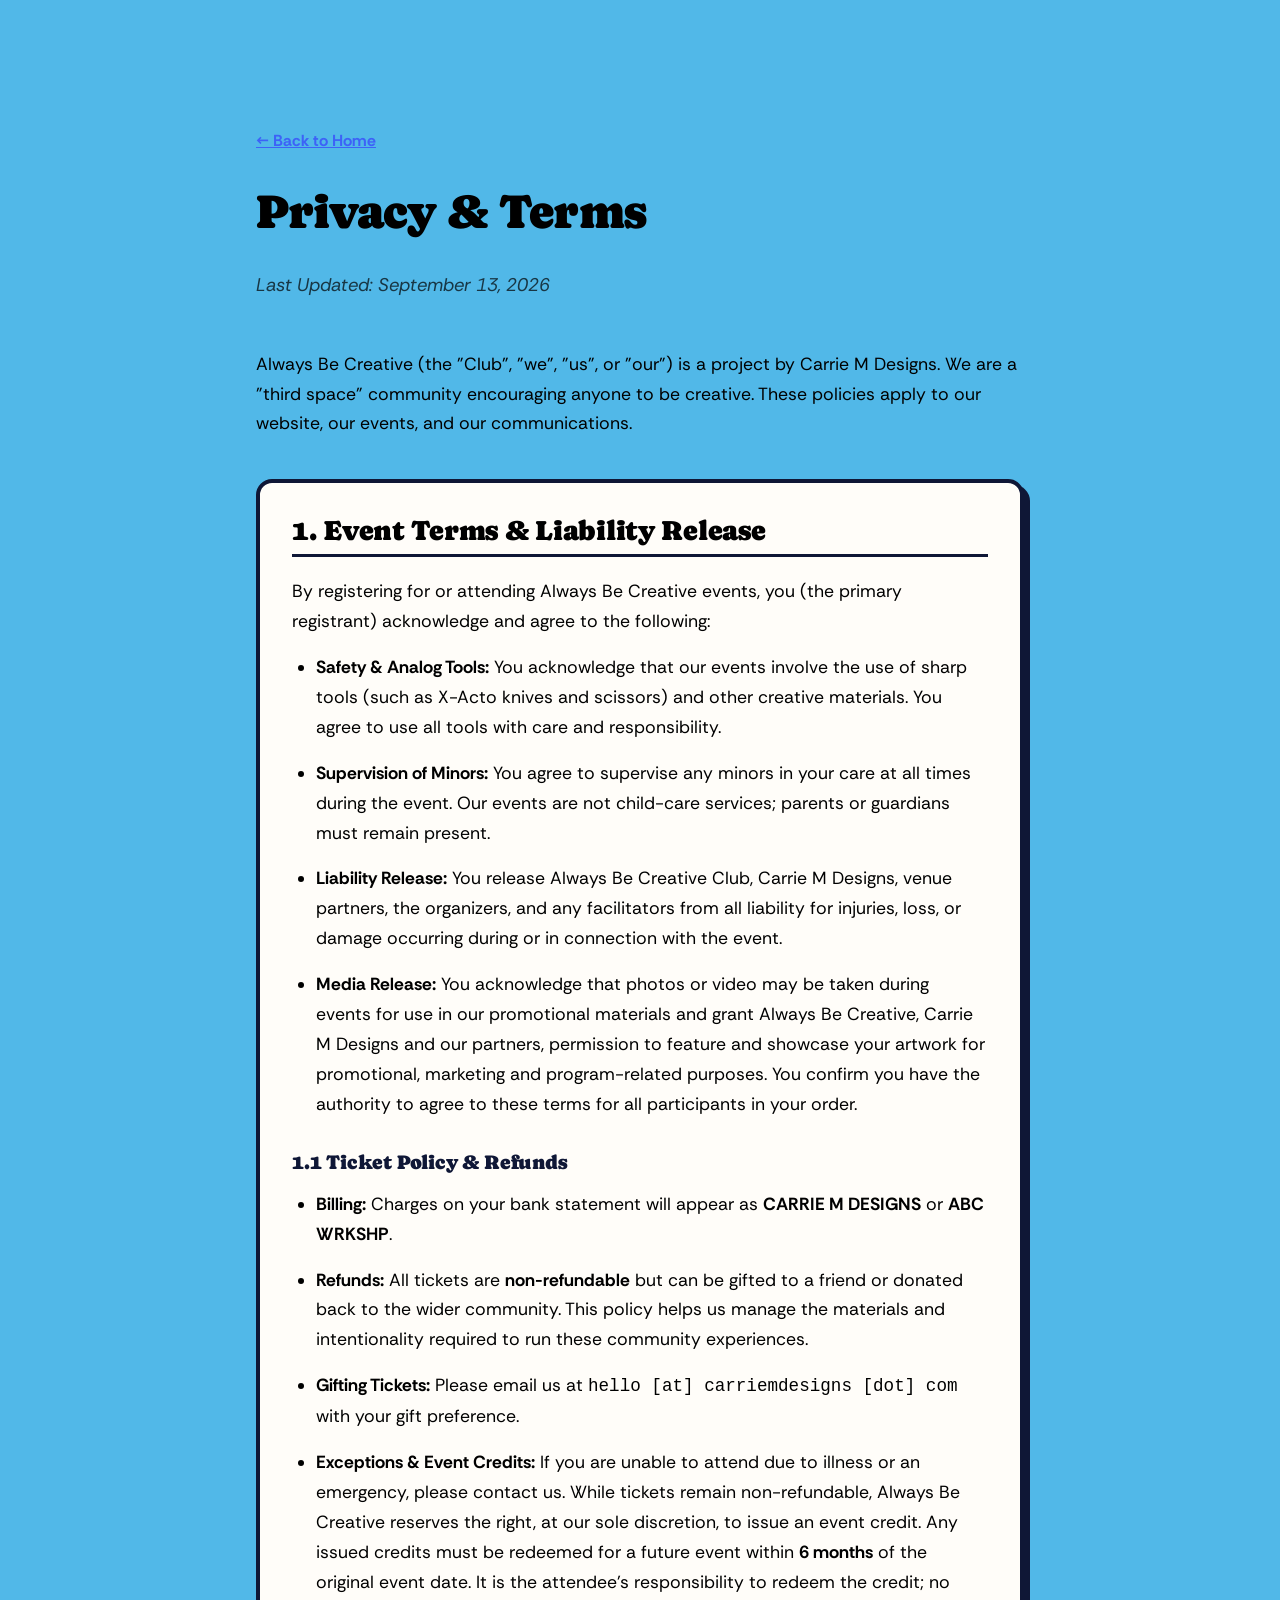
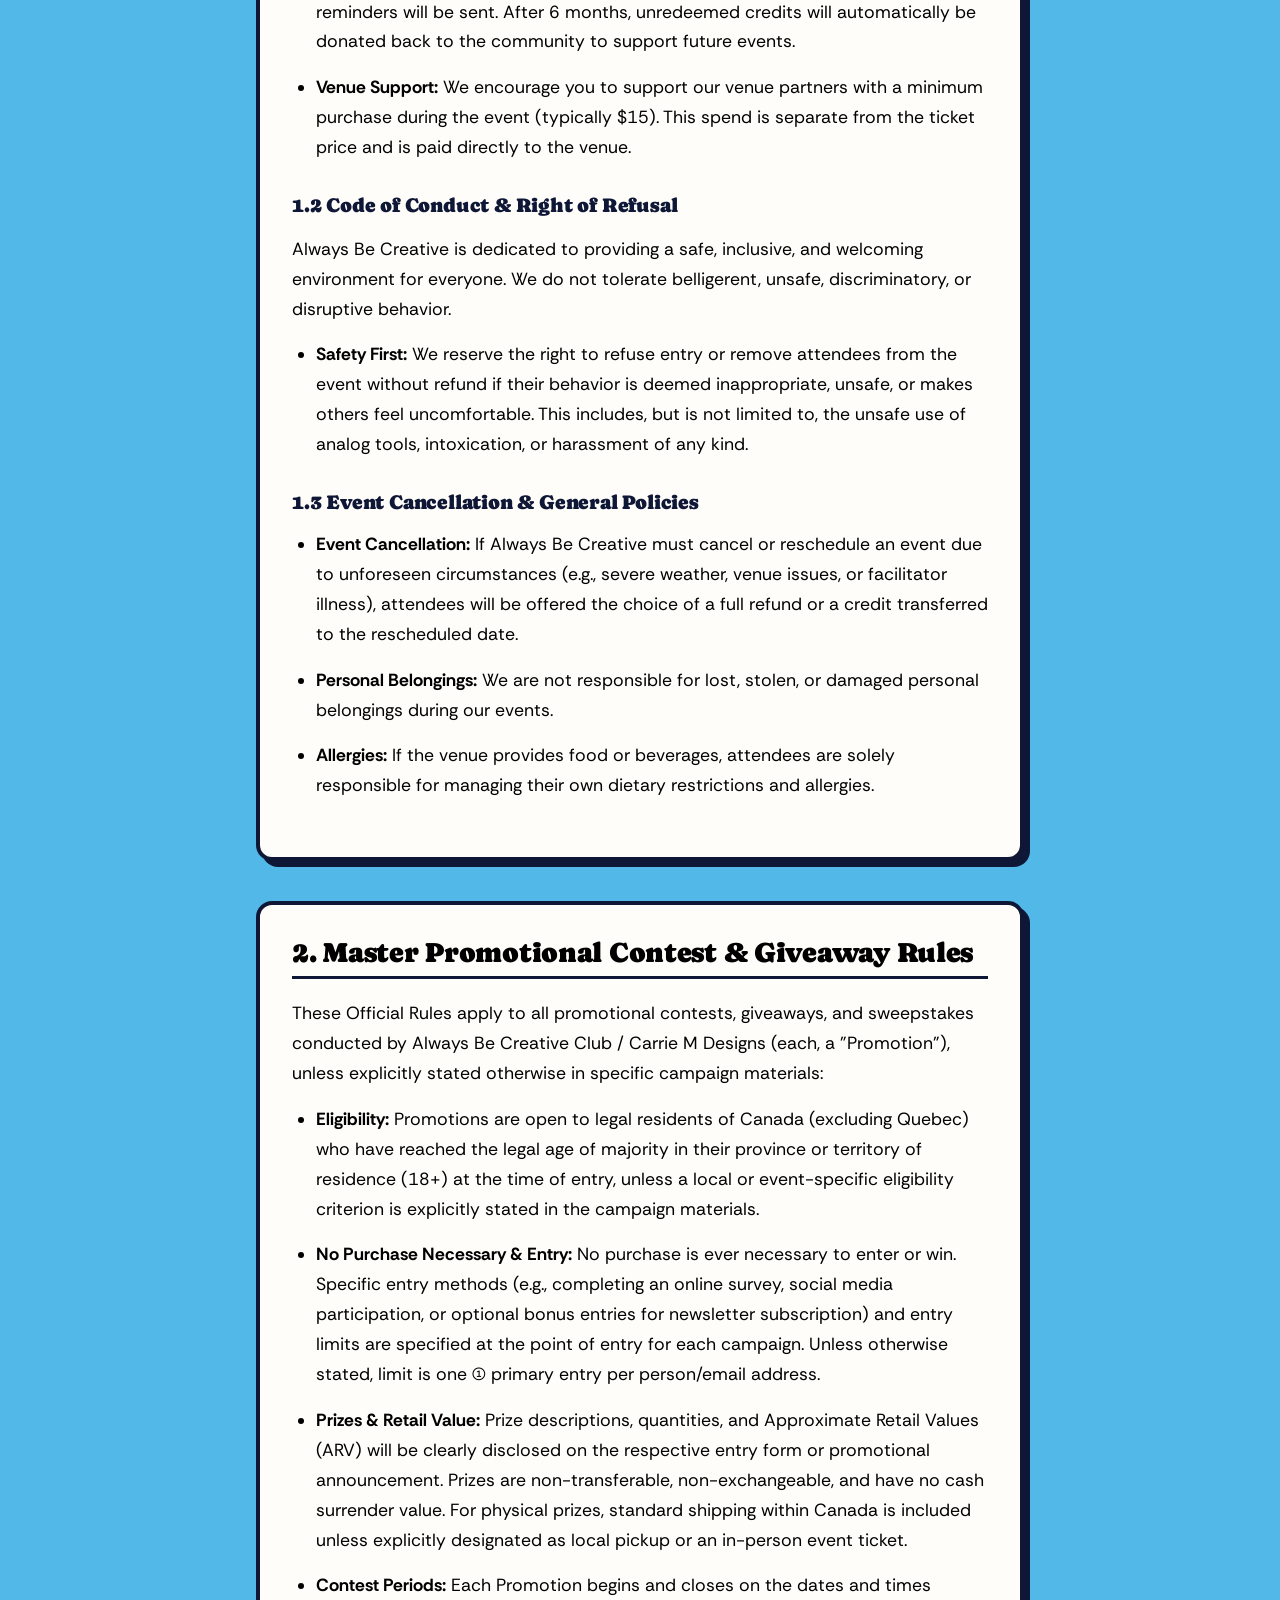
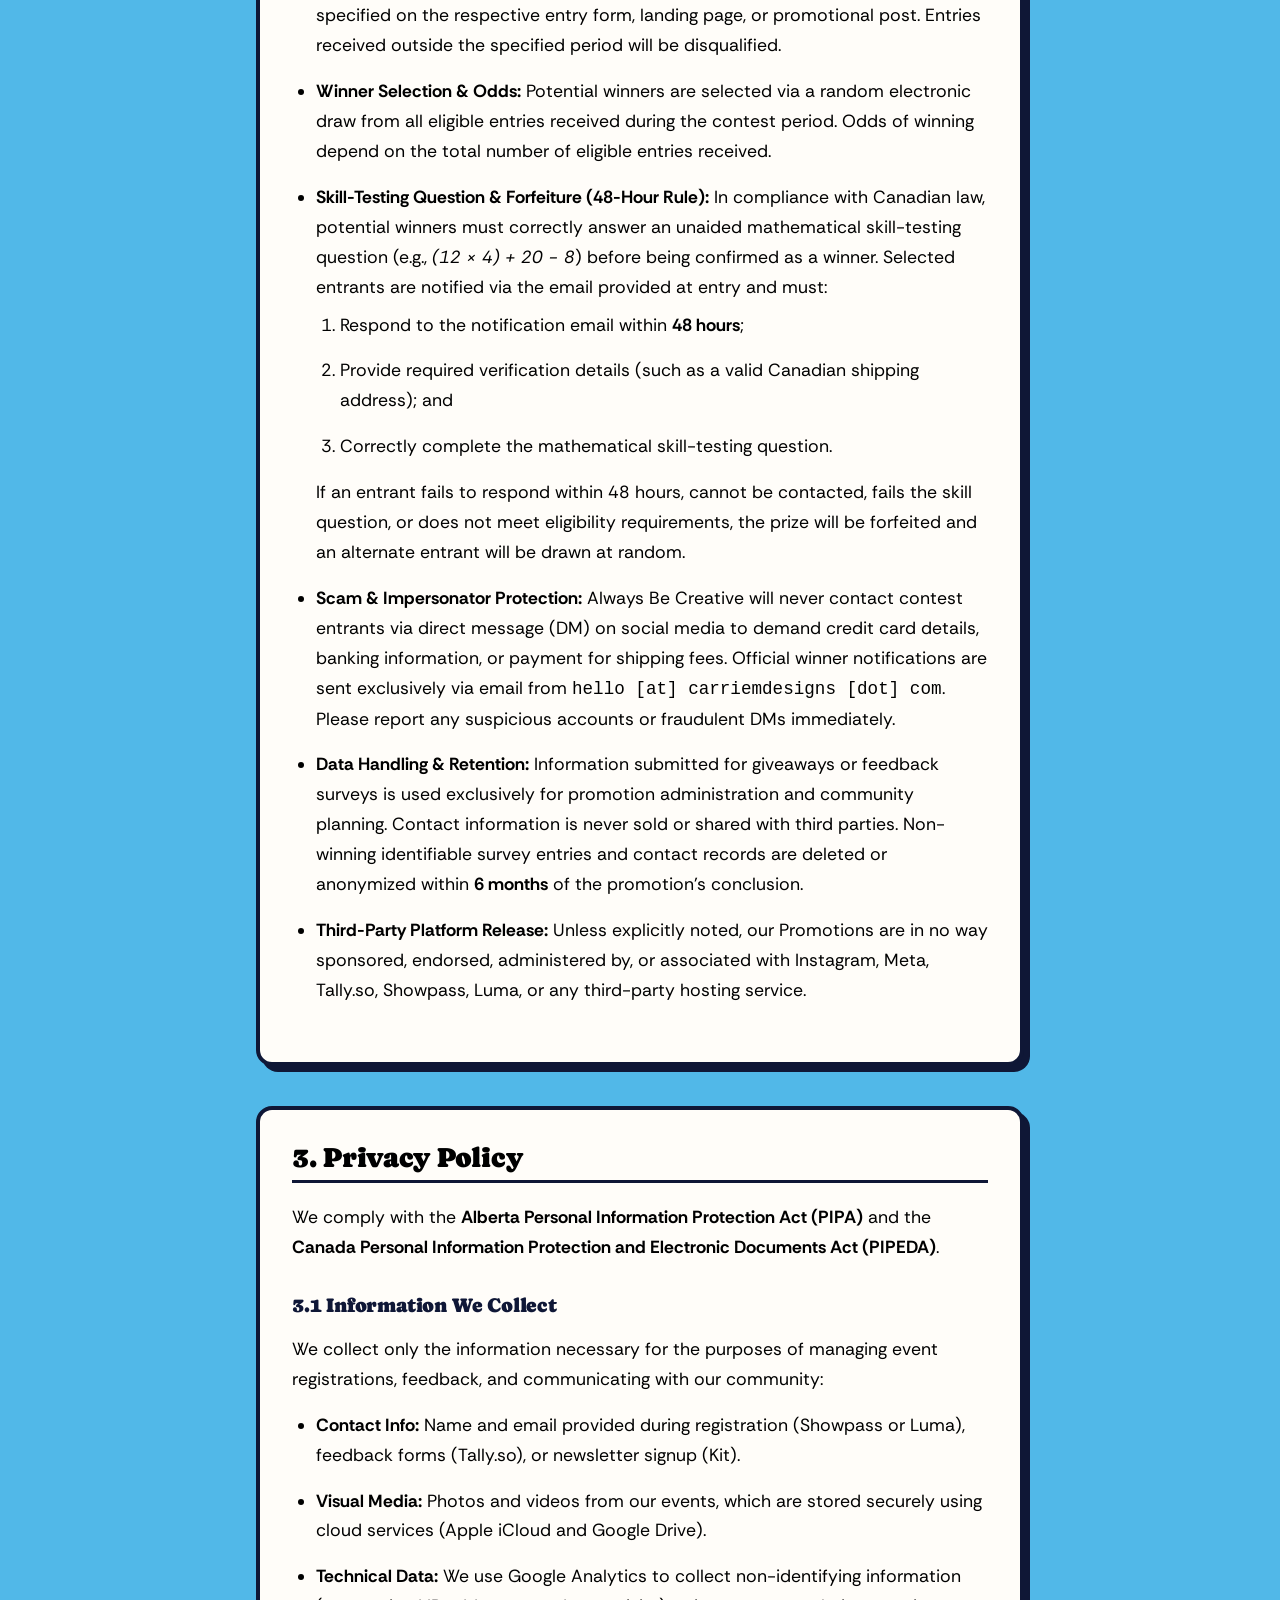
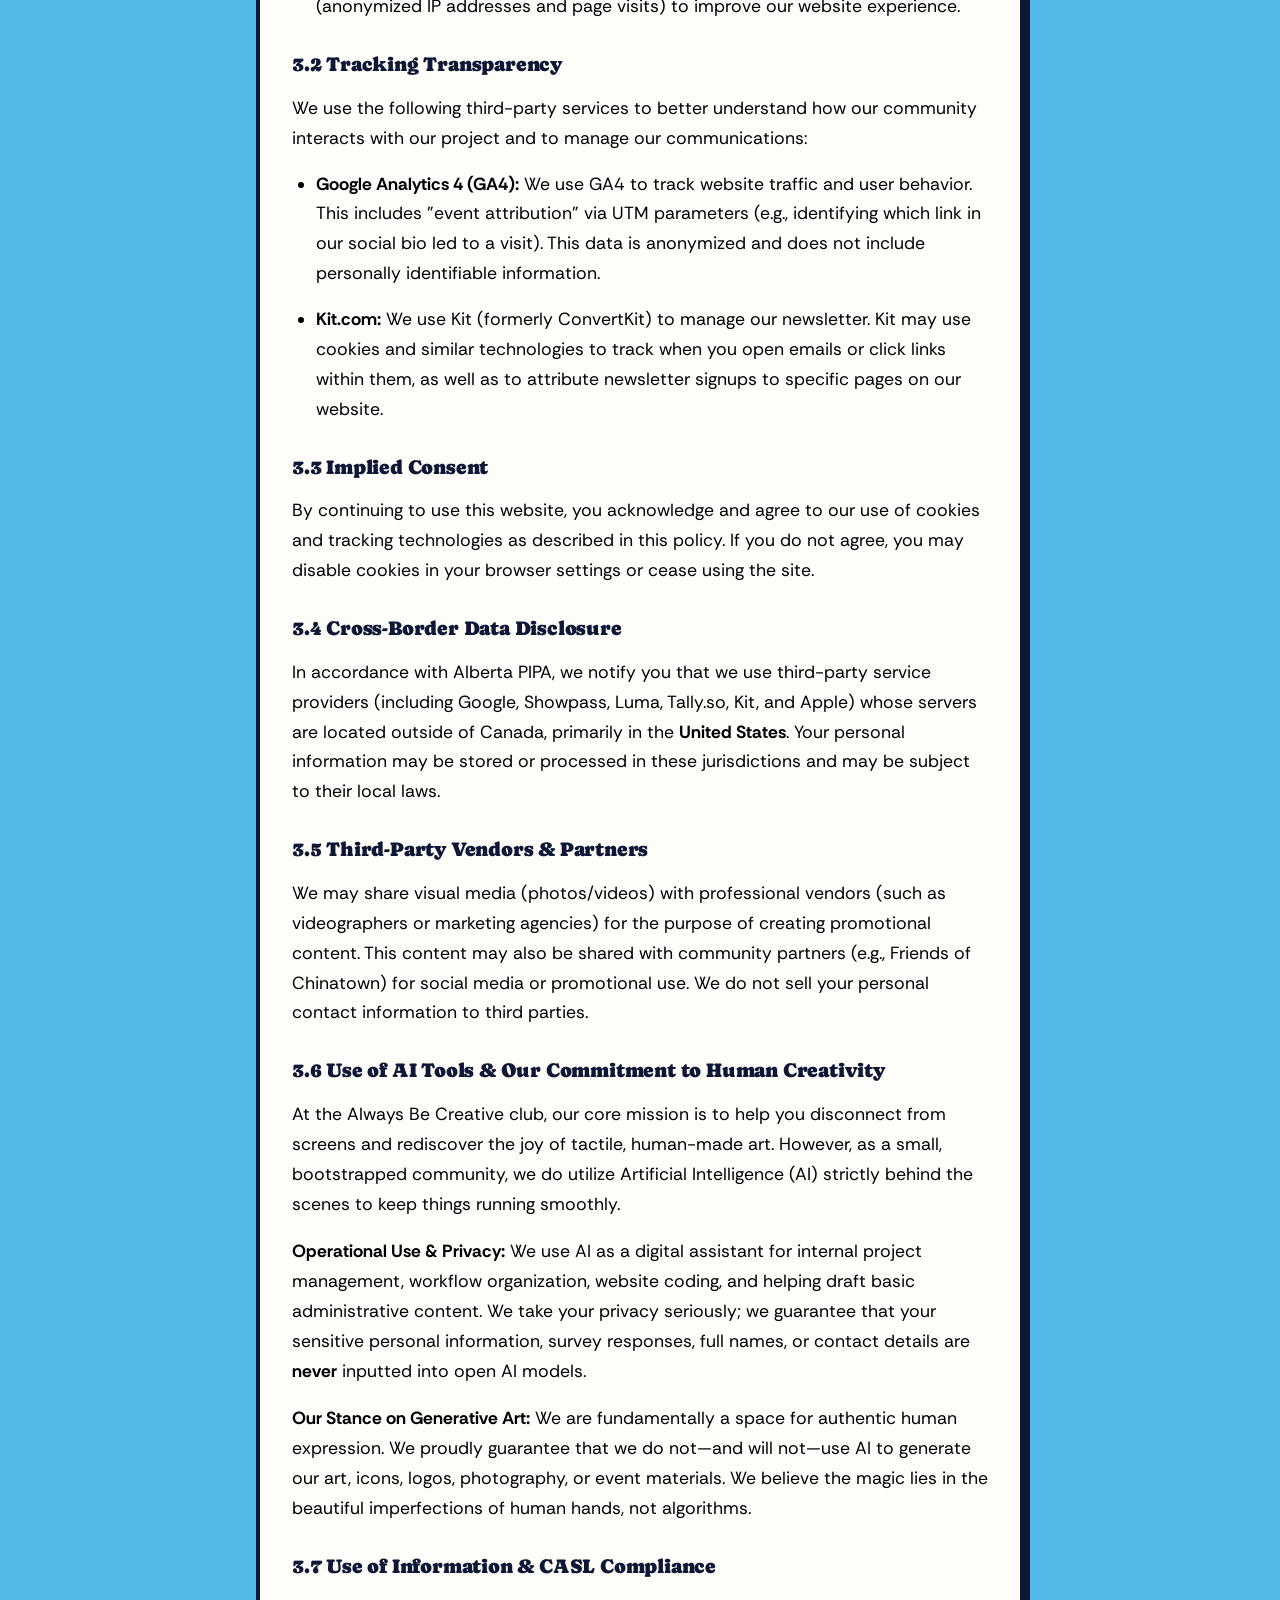
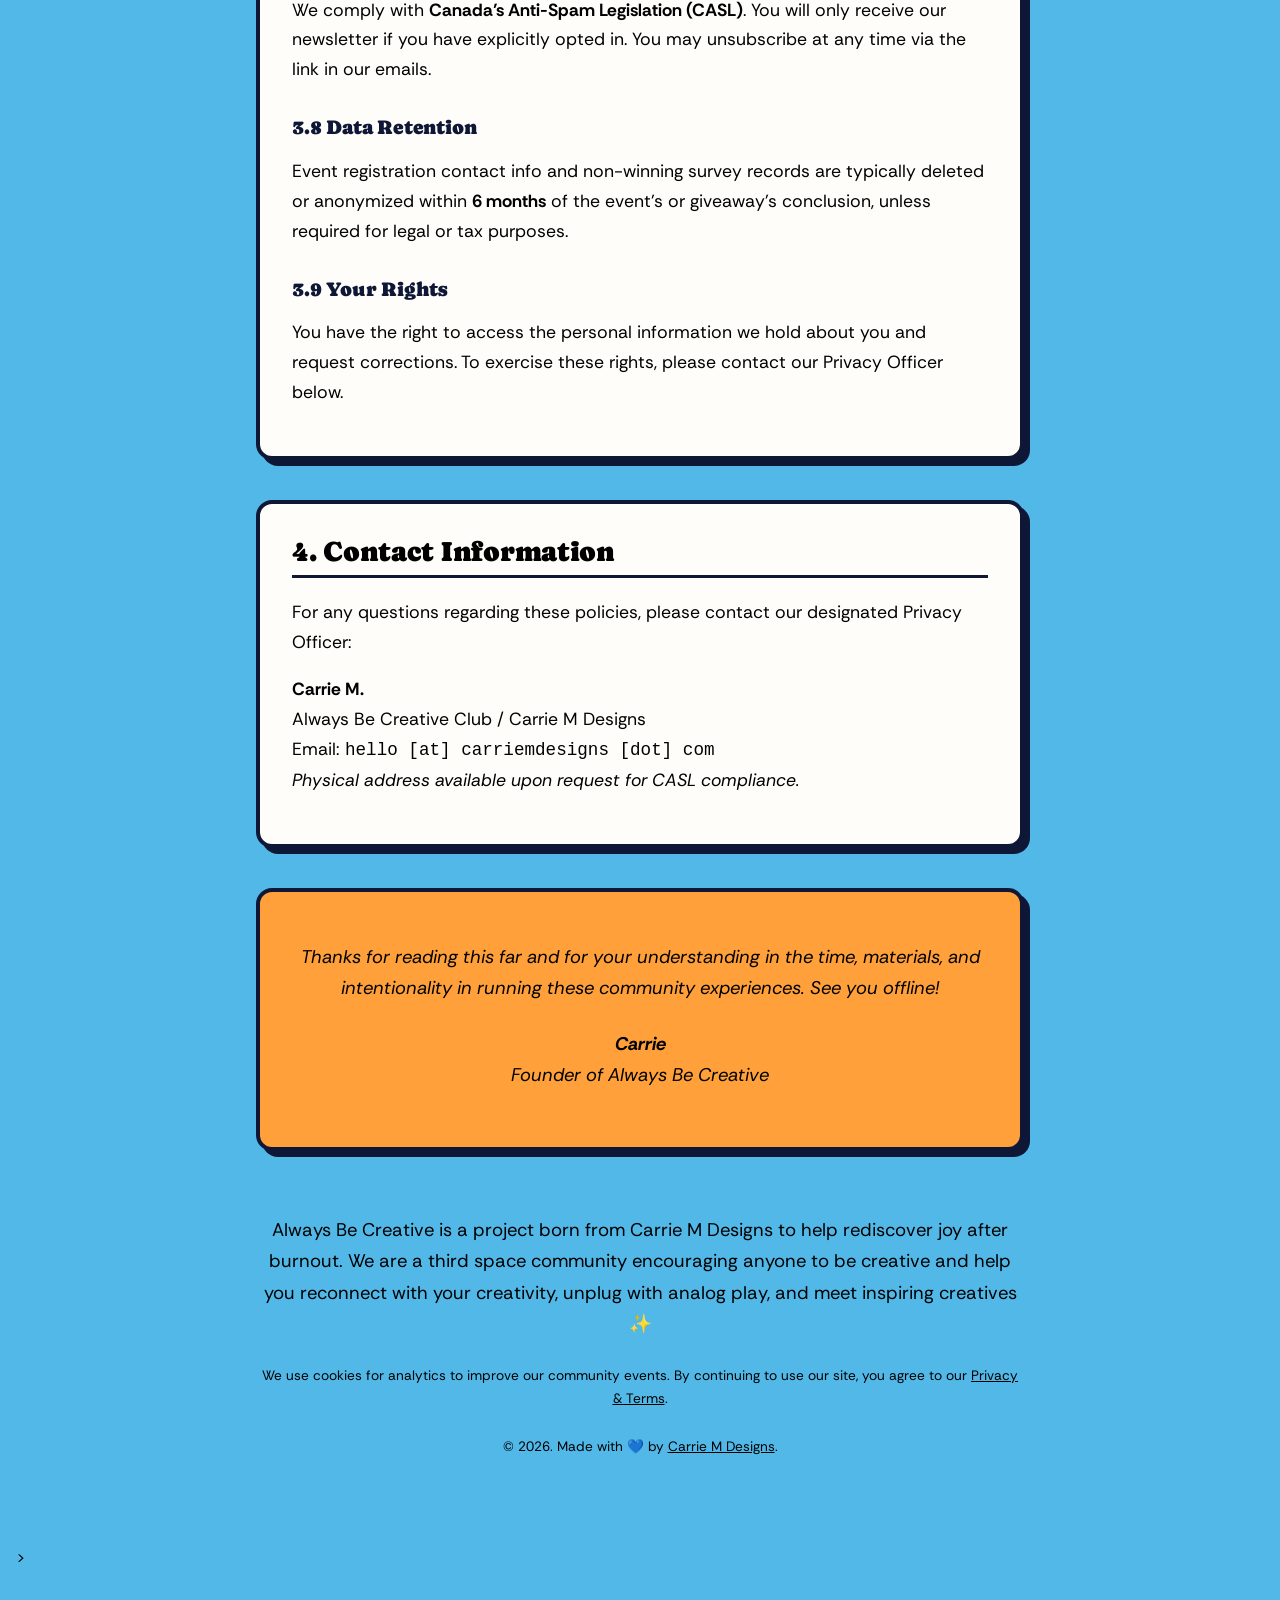
<file: www/privacy-terms.html>
<!DOCTYPE html>
<html lang="en">
<head>
    <meta charset="UTF-8">
    <meta name="viewport" content="width=device-width, initial-scale=1.0">
    <title>Privacy & Terms | Always Be Creative</title>
    
    <!-- Google tag (gtag.js) -->
    <script async src="https://www.googletagmanager.com/gtag/js?id=G-F59K8P678P"></script>
    <script>
      window.dataLayer = window.dataLayer || [];
      function gtag(){dataLayer.push(arguments);}
      gtag('js', new Date());
      gtag('config', 'G-F59K8P678P');
    </script>

    <link rel="stylesheet" href="css/style.css">
    <link rel="icon" type="image/jpeg" href="img/logo-sm.jpg">
    
    <style>
        body {
            background-color: var(--white);
            color: var(--black);
            padding: 4rem 1rem;
            line-height: 1.6;
        }
        .privacy-container {
            max-width: 800px;
            margin: 0 auto;
        }
        h1 {
            font-size: 3rem;
            margin-bottom: 2rem;
            color: var(--black);
        }
        h2 {
            font-size: 1.75rem;
            margin-top: 3rem;
            margin-bottom: 1.25rem;
            color: var(--black);
            border-bottom: 2px solid var(--black);
            padding-bottom: 0.5rem;
        }
        h3 {
            font-size: 1.25rem;
            margin-top: 2rem;
            margin-bottom: 0.75rem;
        }
        
        /* Scope main text to keep it distinct from footer small-text */
        .legal-body p, .legal-body li {
            font-size: 1.1rem;
            margin-bottom: 1rem;
        }

        ul {
            padding-left: 1.5rem;
            margin-bottom: 1.5rem;
        }
        .back-link {
            display: inline-block;
            margin-bottom: 2rem;
            color: var(--accent);
            text-decoration: underline;
            font-weight: 700;
        }
        .last-updated {
            font-style: italic;
            opacity: 0.7;
            margin-bottom: 3rem;
        }
        .legal-notice {
            background-color: #f9f9f9;
            padding: 2rem;
            border: 1.5px solid var(--black);
            border-radius: 12px;
            margin: 2.5rem 0;
        }
        .legal-notice h2 {
            margin-top: 0;
            border-bottom: 1.5px solid var(--black);
        }
        .thank-you-note {
            font-style: italic;
            margin-top: 3rem;
            padding: 2rem;
            background-color: var(--lightAccent);
            border-radius: 12px;
            text-align: center;
        }
    </style>
</head>
<body class="terms-page">

    <div class="privacy-container">
        <a href="index.html" class="back-link">← Back to Home</a>
        
        <h1>Privacy & Terms</h1>
        <p class="last-updated">Last Updated: September 13, 2026</p>

        <div class="legal-body">
            <p>Always Be Creative (the "Club", "we", "us", or "our") is a project by Carrie M Designs. We are a "third space" community encouraging anyone to be creative. These policies apply to our website, our events, and our communications.</p>

            <div class="legal-notice">
                <h2>1. Event Terms & Liability Release</h2>
                <p>By registering for or attending Always Be Creative events, you (the primary registrant) acknowledge and agree to the following:</p>
                <ul>
                    <li><strong>Safety & Analog Tools:</strong> You acknowledge that our events involve the use of sharp tools (such as X-Acto knives and scissors) and other creative materials. You agree to use all tools with care and responsibility.</li>
                    <li><strong>Supervision of Minors:</strong> You agree to supervise any minors in your care at all times during the event. Our events are not child-care services; parents or guardians must remain present.</li>
                    <li><strong>Liability Release:</strong> You release Always Be Creative Club, Carrie M Designs, venue partners, the organizers, and any facilitators from all liability for injuries, loss, or damage occurring during or in connection with the event.</li>
                    <li><strong>Media Release:</strong> You acknowledge that photos or video may be taken during events for use in our promotional materials and grant Always Be Creative, Carrie M Designs and our partners, permission to feature and showcase your artwork for promotional, marketing and program-related purposes. You confirm you have the authority to agree to these terms for all participants in your order.</li>
                </ul>

                <h3>1.1 Ticket Policy & Refunds</h3>
                <ul>
                    <li><strong>Billing:</strong> Charges on your bank statement will appear as <strong>CARRIE M DESIGNS</strong> or <strong>ABC WRKSHP</strong>.</li>
                    <li><strong>Refunds:</strong> All tickets are <strong>non-refundable</strong> but can be gifted to a friend or donated back to the wider community. This policy helps us manage the materials and intentionality required to run these community experiences.</li>
                    <li><strong>Gifting Tickets:</strong> Please email us at <code>hello [at] carriemdesigns [dot] com</code> with your gift preference.</li>
                    <li><strong>Exceptions & Event Credits:</strong> If you are unable to attend due to illness or an emergency, please contact us. While tickets remain non-refundable, Always Be Creative reserves the right, at our sole discretion, to issue an event credit. Any issued credits must be redeemed for a future event within <strong>6 months</strong> of the original event date. It is the attendee's responsibility to redeem the credit; no reminders will be sent. After 6 months, unredeemed credits will automatically be donated back to the community to support future events.</li>
                    <li><strong>Venue Support:</strong> We encourage you to support our venue partners with a minimum purchase during the event (typically $15). This spend is separate from the ticket price and is paid directly to the venue.</li>
                </ul>

                <h3>1.2 Code of Conduct & Right of Refusal</h3>
                <p>Always Be Creative is dedicated to providing a safe, inclusive, and welcoming environment for everyone. We do not tolerate belligerent, unsafe, discriminatory, or disruptive behavior.</p>
                <ul>
                    <li><strong>Safety First:</strong> We reserve the right to refuse entry or remove attendees from the event without refund if their behavior is deemed inappropriate, unsafe, or makes others feel uncomfortable. This includes, but is not limited to, the unsafe use of analog tools, intoxication, or harassment of any kind.</li>
                </ul>

                <h3>1.3 Event Cancellation & General Policies</h3>
                <ul>
                    <li><strong>Event Cancellation:</strong> If Always Be Creative must cancel or reschedule an event due to unforeseen circumstances (e.g., severe weather, venue issues, or facilitator illness), attendees will be offered the choice of a full refund or a credit transferred to the rescheduled date.</li>
                    <li><strong>Personal Belongings:</strong> We are not responsible for lost, stolen, or damaged personal belongings during our events.</li>
                    <li><strong>Allergies:</strong> If the venue provides food or beverages, attendees are solely responsible for managing their own dietary restrictions and allergies.</li>
                </ul>
            </div>

            <div class="legal-notice">
                <h2>2. Master Promotional Contest & Giveaway Rules</h2>
                <p>These Official Rules apply to all promotional contests, giveaways, and sweepstakes conducted by Always Be Creative Club / Carrie M Designs (each, a "Promotion"), unless explicitly stated otherwise in specific campaign materials:</p>
                <ul>
                    <li><strong>Eligibility:</strong> Promotions are open to legal residents of Canada (excluding Quebec) who have reached the legal age of majority in their province or territory of residence (18+) at the time of entry, unless a local or event-specific eligibility criterion is explicitly stated in the campaign materials.</li>
                    <li><strong>No Purchase Necessary & Entry:</strong> No purchase is ever necessary to enter or win. Specific entry methods (e.g., completing an online survey, social media participation, or optional bonus entries for newsletter subscription) and entry limits are specified at the point of entry for each campaign. Unless otherwise stated, limit is one (1) primary entry per person/email address.</li>
                    <li><strong>Prizes & Retail Value:</strong> Prize descriptions, quantities, and Approximate Retail Values (ARV) will be clearly disclosed on the respective entry form or promotional announcement. Prizes are non-transferable, non-exchangeable, and have no cash surrender value. For physical prizes, standard shipping within Canada is included unless explicitly designated as local pickup or an in-person event ticket.</li>
                    <li><strong>Contest Periods:</strong> Each Promotion begins and closes on the dates and times specified on the respective entry form, landing page, or promotional post. Entries received outside the specified period will be disqualified.</li>
                    <li><strong>Winner Selection & Odds:</strong> Potential winners are selected via a random electronic draw from all eligible entries received during the contest period. Odds of winning depend on the total number of eligible entries received.</li>
                    <li><strong>Skill-Testing Question & Forfeiture (48-Hour Rule):</strong> In compliance with Canadian law, potential winners must correctly answer an unaided mathematical skill-testing question (e.g., <em>(12 &times; 4) + 20 &minus; 8</em>) before being confirmed as a winner. Selected entrants are notified via the email provided at entry and must:
                        <ol style="margin-top: 0.5rem; margin-bottom: 0.5rem; padding-left: 1.5rem;">
                            <li>Respond to the notification email within <strong>48 hours</strong>;</li>
                            <li>Provide required verification details (such as a valid Canadian shipping address); and</li>
                            <li>Correctly complete the mathematical skill-testing question.</li>
                        </ol>
                        If an entrant fails to respond within 48 hours, cannot be contacted, fails the skill question, or does not meet eligibility requirements, the prize will be forfeited and an alternate entrant will be drawn at random.
                    </li>
                    <li><strong>Scam & Impersonator Protection:</strong> Always Be Creative will never contact contest entrants via direct message (DM) on social media to demand credit card details, banking information, or payment for shipping fees. Official winner notifications are sent exclusively via email from <code>hello [at] carriemdesigns [dot] com</code>. Please report any suspicious accounts or fraudulent DMs immediately.</li>
                    <li><strong>Data Handling & Retention:</strong> Information submitted for giveaways or feedback surveys is used exclusively for promotion administration and community planning. Contact information is never sold or shared with third parties. Non-winning identifiable survey entries and contact records are deleted or anonymized within <strong>6 months</strong> of the promotion's conclusion.</li>
                    <li><strong>Third-Party Platform Release:</strong> Unless explicitly noted, our Promotions are in no way sponsored, endorsed, administered by, or associated with Instagram, Meta, Tally.so, Showpass, Luma, or any third-party hosting service.</li>
                </ul>
            </div>

            <div class="legal-notice">
                <h2>3. Privacy Policy</h2>
                <p>We comply with the <strong>Alberta Personal Information Protection Act (PIPA)</strong> and the <strong>Canada Personal Information Protection and Electronic Documents Act (PIPEDA)</strong>.</p>

                <h3>3.1 Information We Collect</h3>
                <p>We collect only the information necessary for the purposes of managing event registrations, feedback, and communicating with our community:</p>
                <ul>
                    <li><strong>Contact Info:</strong> Name and email provided during registration (Showpass or Luma), feedback forms (Tally.so), or newsletter signup (Kit).</li>
                    <li><strong>Visual Media:</strong> Photos and videos from our events, which are stored securely using cloud services (Apple iCloud and Google Drive).</li>
                    <li><strong>Technical Data:</strong> We use Google Analytics to collect non-identifying information (anonymized IP addresses and page visits) to improve our website experience.</li>
                </ul>

                <h3>3.2 Tracking Transparency</h3>
                <p>We use the following third-party services to better understand how our community interacts with our project and to manage our communications:</p>
                <ul>
                    <li><strong>Google Analytics 4 (GA4):</strong> We use GA4 to track website traffic and user behavior. This includes "event attribution" via UTM parameters (e.g., identifying which link in our social bio led to a visit). This data is anonymized and does not include personally identifiable information.</li>
                    <li><strong>Kit.com:</strong> We use Kit (formerly ConvertKit) to manage our newsletter. Kit may use cookies and similar technologies to track when you open emails or click links within them, as well as to attribute newsletter signups to specific pages on our website.</li>
                </ul>

                <h3>3.3 Implied Consent</h3>
                <p>By continuing to use this website, you acknowledge and agree to our use of cookies and tracking technologies as described in this policy. If you do not agree, you may disable cookies in your browser settings or cease using the site.</p>

                <h3>3.4 Cross-Border Data Disclosure</h3>
                <p>In accordance with Alberta PIPA, we notify you that we use third-party service providers (including Google, Showpass, Luma, Tally.so, Kit, and Apple) whose servers are located outside of Canada, primarily in the <strong>United States</strong>. Your personal information may be stored or processed in these jurisdictions and may be subject to their local laws.</p>

                <h3>3.5 Third-Party Vendors & Partners</h3>
                <p>We may share visual media (photos/videos) with professional vendors (such as videographers or marketing agencies) for the purpose of creating promotional content. This content may also be shared with community partners (e.g., Friends of Chinatown) for social media or promotional use. We do not sell your personal contact information to third parties.</p>

                <h3>3.6 Use of AI Tools & Our Commitment to Human Creativity</h3>
                <p>At the Always Be Creative club, our core mission is to help you disconnect from screens and rediscover the joy of tactile, human-made art. However, as a small, bootstrapped community, we do utilize Artificial Intelligence (AI) strictly behind the scenes to keep things running smoothly.</p>

                <p><strong>Operational Use & Privacy:</strong> We use AI as a digital assistant for internal project management, workflow organization, website coding, and helping draft basic administrative content. We take your privacy seriously; we guarantee that your sensitive personal information, survey responses, full names, or contact details are <strong>never</strong> inputted into open AI models.</p>

                <p><strong>Our Stance on Generative Art:</strong> We are fundamentally a space for authentic human expression. We proudly guarantee that we do not—and will not—use AI to generate our art, icons, logos, photography, or event materials. We believe the magic lies in the beautiful imperfections of human hands, not algorithms.</p>

                <h3>3.7 Use of Information & CASL Compliance</h3>
                <p>We comply with <strong>Canada’s Anti-Spam Legislation (CASL)</strong>. You will only receive our newsletter if you have explicitly opted in. You may unsubscribe at any time via the link in our emails.</p>

                <h3>3.8 Data Retention</h3>
                <p>Event registration contact info and non-winning survey records are typically deleted or anonymized within <strong>6 months</strong> of the event’s or giveaway's conclusion, unless required for legal or tax purposes.</p>

                <h3>3.9 Your Rights</h3>
                <p>You have the right to access the personal information we hold about you and request corrections. To exercise these rights, please contact our Privacy Officer below.</p>
            </div>

            <div class="legal-notice">
                <h2>4. Contact Information</h2>
                <p>For any questions regarding these policies, please contact our designated Privacy Officer:</p>
                <p>
                    <strong>Carrie M.</strong><br>
                    Always Be Creative Club / Carrie M Designs<br>
                    Email: <code>hello [at] carriemdesigns [dot] com</code><br>
                    <em>Physical address available upon request for CASL compliance.</em>
                </p>
            </div>
        </div>

        <div class="thank-you-note">
            <p>Thanks for reading this far and for your understanding in the time, materials, and intentionality in running these community experiences. See you offline!</p>
            <p><strong>Carrie</strong><br>Founder of Always Be Creative</p>
        </div>

            <div class="footer-area" style="margin-top: 4rem;">
                <div class="wavy-divider"></div>
                <div class="footer-info small-text" style="text-align: center;">
                    <p>Always Be Creative is a project born from Carrie M Designs to help rediscover joy after burnout. We are a third space community encouraging anyone to be creative and help you reconnect with your creativity, unplug with analog play, and meet inspiring creatives ✨</p>
                    <p class="cookie-notice small-text">We use cookies for analytics to improve our community events. By continuing to use our site, you agree to our <a href="privacy-terms.html" style="text-decoration: underline;">Privacy & Terms</a>.</p>
                    <p class="small-text">© 2026. Made with 💙 by <a href="https://carriemdesigns.com/" target="_blank" style="text-decoration: underline;">Carrie M Designs</a>.</p>
                </div>
            </div>
    </div>

</body>
</html>
>
</file>
<file: www/css/style.css>
@import url('https://fonts.googleapis.com/css2?family=Caprasimo&family=Patrick+Hand&family=Rethink+Sans:ital,wght@0,400..800;1,400..800&display=swap');

:root {
  /* Color Scheme */
  --text-main: #0F1736;
  --primary-blue: #3D62F7;
  --secondary-red: #F45031;
  --tertiary-light-blue: #51B8E8;
  --accent-green: #76DE86;
  --accent-yellow: #FFD44D;
  --accent-orange: #FFA03B;
  --white: #FFFDF9;

  /* Typography */
  --font-heading: 'Caprasimo', serif;
  --font-body: 'Rethink Sans', sans-serif;
  --font-ui: 'Patrick Hand', cursive;

  /* Grid */
  --grid-gutter: 11px;
  --cell-max-width: 62.5px; 
}

html {
  scroll-behavior: smooth;
}

* {
  box-sizing: border-box;
}

body {
  margin: 0;
  background-color: var(--white);
  color: var(--text-main);
  font-family: var(--font-body);
  line-height: 1.4;
  -webkit-font-smoothing: antialiased;
}

/* ==========================================================================
   Global Typography Normalization
   ========================================================================== */
h1, h2, h3, h4 {
  font-family: var(--font-heading);
  margin: 0;
  font-weight: normal;
  color: var(--text-main);
  line-height: 1.1;
  letter-spacing: -0.01em;
}

h1, .hero-title, .profile-name {
  font-size: 4rem;
  letter-spacing: -0.02em;
}

h2, .about-title, .section-title {
  font-size: 3rem;
  margin-bottom: 1.5rem;
}

h3, .section-header, .newsletter-title {
  font-size: 2rem;
  margin-bottom: 1rem;
}

p, li {
  font-size: 1.15rem;
  line-height: 1.7;
  margin-bottom: 1.5rem;
}

.small-text {
  font-size: 0.85rem;
}

a {
  color: inherit;
  text-decoration: none;
}

/* Header */
header {
  padding: 1.5rem 2rem;
  display: flex;
  justify-content: space-between;
  align-items: center;
  position: absolute;
  top: 0;
  left: 0;
  right: 0;
  background: transparent;
  z-index: 100;
}

.logo img {
  height: 40px;
}

nav ul {
  list-style: none;
  display: flex;
  gap: 1.5rem;
  margin: 0;
  padding: 0;
  font-family: var(--font-body);
  font-size: 1rem;
  font-weight: 600;
}

/* Grid System */
.grid-container {
  display: grid;
  grid-template-columns: minmax(var(--grid-gutter), 1fr) repeat(24, minmax(0, var(--cell-max-width))) minmax(var(--grid-gutter), 1fr);
  column-gap: var(--grid-gutter);
  row-gap: var(--grid-gutter);
  max-width: 1600px;
  margin: 0 auto;
}

/* Sections */
.section {
  padding: 7rem 0;
  position: relative;
  overflow: hidden; 
}

/* Updated Background Colors */
.bg-hero { background-color: var(--tertiary-light-blue); color: var(--text-main); }
.bg-yellow { background-color: var(--accent-yellow); color: var(--text-main); }
.bg-about { background-color: var(--accent-green); color: var(--text-main); }
.bg-newsletter { background-color: var(--primary-blue); color: var(--white); }

/* Ensure text on dark backgrounds is legible */
.bg-newsletter h1, .bg-newsletter h2, .bg-newsletter h3, .bg-newsletter p {
  color: var(--white);
}

/* Ripped Edge Section Divider (Orange) */
.ripped-divider-orange {
  width: 100%;
  height: 60px;
  background-image: url('../img/orange-rip-bg.jpg');
  background-size: cover;
  background-position: center;
  margin-top: -30px;
  position: relative;
  z-index: 10;
}

/* ==========================================================================
   Floating Elements (Scribbles)
   ========================================================================== */
.floating-element {
  position: absolute;
  z-index: 2;
  pointer-events: none;
}
.scribble-top-right {
  top: -40px;
  right: -50px;
  width: 375px; 
  transform: rotate(15deg);
}
.scribble-bottom-left {
  bottom: -60px;
  left: -40px;
  width: 300px; 
  transform: rotate(-10deg);
}
.scribble-mid-right {
  top: 40%;
  right: -80px;
  width: 270px;
  transform: rotate(75deg);
}

/* Hero Section */
.hero-content {
  grid-column: 2 / span 11;
  display: flex;
  flex-direction: column;
  justify-content: center;
  z-index: 3;
}

.hero-description {
  max-width: 520px;
}

.hero-video {
  grid-column: 14 / span 12;
  display: flex;
  align-items: center;
  z-index: 3;
}

/* Scrapbook Image Containers */
.dashed-border-container {
  padding: 1rem;
  background-image: url('../img/dashed-border.png');
  background-size: 100% 100%;
  background-repeat: no-repeat;
  width: 100%;
}

.stamp-box {
  background-color: var(--white);
  padding: 4rem;
  border: 4px solid var(--text-main);
  box-shadow: 8px 8px 0px var(--text-main);
  border-radius: 16px;
  position: relative;
  z-index: 1;
}


.hero-image-container {
  width: 100%;
  aspect-ratio: 4 / 3;
  display: flex;
  align-items: center;
  justify-content: center;
  overflow: hidden;
  /*border: 3px solid var(--text-main);*/
}

.panning-image {
  width: 100%;
  height: 100%;
  object-fit: contain;
}

/* Buttons */
.btn {
  display: inline-block;
  padding: 1.15rem 3rem;
  background-color: var(--accent-orange);
  color: var(--text-main);
  font-family: var(--font-ui);
  font-weight: 700;
  border: 3px solid var(--text-main);
  border-radius: 50px;
  cursor: pointer;
  transition: all 0.2s;
  text-decoration: none;
  font-size: 1.25rem;
  width: fit-content;
  box-shadow: 4px 4px 0px var(--text-main); 
  margin-top: 1rem;
}

.btn-outline {
  background-color: var(--white);
  border: 3px solid var(--text-main);
  color: var(--text-main);
  box-shadow: 4px 4px 0px var(--text-main);
}

.btn:hover, .btn-outline:hover {
  transform: translate(2px, 2px);
  box-shadow: 2px 2px 0px var(--text-main);
}

.bg-newsletter .btn {
  background-color: var(--accent-yellow);
  color: var(--text-main);
}

/* Marquee */
.marquee-container {
  overflow: hidden;
  white-space: nowrap;
  font-size: 2rem;
  padding: 1.5rem 0;
  border-top: 3px solid var(--text-main);
  border-bottom: 3px solid var(--text-main);
  background-color: var(--accent-orange);
}

.marquee-content {
  display: flex;
  animation: marquee 25s linear infinite;
  font-family: var(--font-ui);
}

@keyframes marquee {
  0% { transform: translateX(0); }
  100% { transform: translateX(-50%); }
}

/* Section 2 (Pillars) Specifics */
.pillars-image {
  grid-column: 4 / span 6;
}

.pillars-text {
  grid-column: 13 / span 10;
  display: flex;
  flex-direction: column;
  justify-content: center;
}

.pillar-item {
  font-size: 2.25rem;
  font-family: var(--font-heading);
  line-height: 1.1;
  margin-top: 0.5rem;
}

.community-art-container {
  aspect-ratio: 0.75;
  display: flex;
  align-items: center;
  justify-content: center;
  overflow: hidden;
  border: 3px solid var(--text-main);
  background: var(--white);
}

.panning-scroll {
  width: 100%;
  height: 100%;
  object-fit: cover;
  object-position: top;
  animation: pan-scroll 10s linear infinite alternate;
}
@keyframes pan-scroll {
  0% { object-position: center top; }
  100% { object-position: center bottom; }
}


/* About Section */
.about-title-container {
  grid-column: 2 / span 24;
  text-align: center;
  margin-bottom: 4rem;
}

.about-title {
  font-size: 5rem;
}

.white-box-content {
  grid-column: 5 / span 16;
}

/* Newsletter Section */
.newsletter-content {
  grid-column: 8 / span 10;
  text-align: center;
}

.newsletter-description {
  margin-bottom: 2rem;
}

/* ==========================================================================
   BIO PAGE SPECIFIC STYLES (Rounded Card Container)
   ========================================================================== */
body.bio-page {
  background-color: var(--tertiary-light-blue);
  display: flex;
  justify-content: center;
  align-items: flex-start;
  min-height: 100vh;
  padding: 4rem 1rem;
  margin: 0;
}

.bio-page .links-container {
  max-width: 600px;
  width: 100%;
  z-index: 1;
}

/* Unified Rounded Card */
.bio-page .floating-card {
  background-color: var(--white);
  border: 4px solid var(--primary-blue);
  border-radius: 32px;
  padding: 0;
  display: flex;
  flex-direction: column;
  align-items: center;
  text-align: center;
  overflow: hidden;
  box-shadow: 6px 6px 0px var(--primary-blue);
}

.bio-page .art-header {
  width: 100%;
  height: 200px;
  position: relative;
  border-bottom: 4px solid var(--primary-blue);
  margin-bottom: 0; /* reset */
}

.bio-page .community-art-container {
  width: 100%;
  height: 100%;
  border: none;
  border-radius: 0; 
  box-shadow: none;
}

.bio-page .panning-scroll-slow {
  width: 100%;
  height: 100%;
  object-fit: cover;
  object-position: top;
  animation: pan-scroll 25s linear infinite alternate;
}

.bio-page .card-content {
  display: flex;
  flex-direction: column;
  align-items: center;
  width: 100%;
  padding: 0 2rem 3rem 2rem;
  gap: 0; /* Reset gap, use margin on groups instead */
}

.bio-page .profile-area {
  display: flex;
  flex-direction: column;
  align-items: center;
  margin-top: -65px; /* Overlap avatar into header */
  z-index: 2;
  width: 100%;
}

.bio-page .profile-img-container {
  width: 130px;
  height: 130px;
  border-radius: 50%;
  overflow: hidden;
  border: 4px solid var(--text-main);
  background: var(--white);
  box-shadow: 0 8px 24px rgba(0,0,0,0.15);
  margin-bottom: 1.5rem;
}

.bio-page .profile-img-container img {
  width: 100%;
  height: 100%;
  object-fit: cover;
}

.bio-page .profile-name {
  font-size: 3rem;
  margin-bottom: 0.25rem;
}

.bio-page .tagline {
  font-family: var(--font-ui);
  font-weight: 700;
  color: var(--primary-blue);
  font-size: 1.3rem;
  margin-top: -0.5rem;
  margin-bottom: 1.5rem;
}

.bio-page .link-group {
  width: 100%;
  display: flex;
  flex-direction: column;
  align-items: center;
  margin-top: 3rem;
}

.bio-page .links-list {
  width: 100%;
  display: flex;
  flex-direction: column;
  gap: 1.25rem;
}

.bio-page .btn {
  width: 100%;
  padding: 1.15rem 1.5rem;
  margin-top: 0;
  display: flex;
  justify-content: center;
  align-items: center;
  font-size: 1.2rem;
}


/* ==========================================================================
   PRIVACY PAGE SPECIFIC STYLES
   ========================================================================== */
.terms-page {
  background-color: var(--tertiary-light-blue);
}

.privacy-container {
  max-width: 800px;
  margin: 0 auto;
  padding: 4rem 1rem;
}

.privacy-container .back-link {
  display: inline-block;
  margin-bottom: 2rem;
  color: var(--primary-blue);
  font-weight: 700;
}

.privacy-container .legal-notice {
  background-color: var(--white);
  padding: 2rem;
  border: 4px solid var(--text-main);
  border-radius: 16px;
  margin: 2.5rem 0;
  box-shadow: 6px 6px 0px var(--text-main);
}

.privacy-container .legal-notice h2 {
  margin-top: 0;
  border-bottom: 3px solid var(--text-main);
}

.privacy-container .thank-you-note {
  background-color: var(--accent-orange);
  padding: 2rem;
  border: 4px solid var(--text-main);
  border-radius: 16px;
  margin: 2.5rem 0;
  box-shadow: 6px 6px 0px var(--text-main);
}

/* ==========================================================================
   Responsive Overrides
   ========================================================================== */
@media (max-width: 1024px) {
  .grid-container {
    grid-template-columns: minmax(var(--grid-gutter), 1fr) repeat(12, minmax(0, 1fr)) minmax(var(--grid-gutter), 1fr);
  }
  .hero-content { grid-column: 2 / span 5; }
  .hero-video { grid-column: 8 / span 6; }
  .pillars-image { grid-column: 2 / span 5; }
  .pillars-text { grid-column: 8 / span 6; align-self: center; }
  .about-title-container { grid-column: 2 / span 12; }
  .white-box-content { grid-column: 3 / span 10; padding: 3rem; }
  .newsletter-content { grid-column: 3 / span 10; align-self: center; }
}

@media (max-width: 767px) {
  .section { padding: 4rem 0; }
  .grid-container {
    grid-template-columns: minmax(var(--grid-gutter), 1fr) repeat(8, minmax(0, 1fr)) minmax(var(--grid-gutter), 1fr);
    column-gap: 0;
  }
  header { padding: 1rem 1.5rem; }
  .logo img { height: 32px; }
  
  /* Typography Scale Down for Mobile */
  h1, .hero-title, .profile-name { font-size: 3rem; }
  h2, .about-title, .section-title { font-size: 2.25rem; }
  
  .hero-content, .hero-video, .pillars-image, .pillars-text, .white-box-content, .newsletter-content {
    grid-column: 2 / span 8;
  }
  .btn { width: 100%; text-align: center; }
  
  /* Floating Scribbles Scale Down */
  .scribble-top-right { width: 200px; top: -20px; right: -20px;}
  .scribble-bottom-left { width: 150px; bottom: -30px; left: -20px;}
  .scribble-mid-right { width: 150px; right: -40px;}

  /* Bio page overrides */
  body.bio-page { padding: 1.5rem 0.75rem; }
  .bio-page .profile-name { font-size: 2.25rem; }
  .bio-page .art-header { height: 160px; }
  .bio-page .profile-area { margin-top: -55px; }
  .bio-page .profile-img-container { width: 110px; height: 110px; }
  .bio-page .card-content { padding: 0 1.25rem 2.5rem 1.25rem; }
  .bio-page .section-header { font-size: 1.25rem; }
  
  .privacy-container { padding: 2rem 1rem; }
}
</file>
